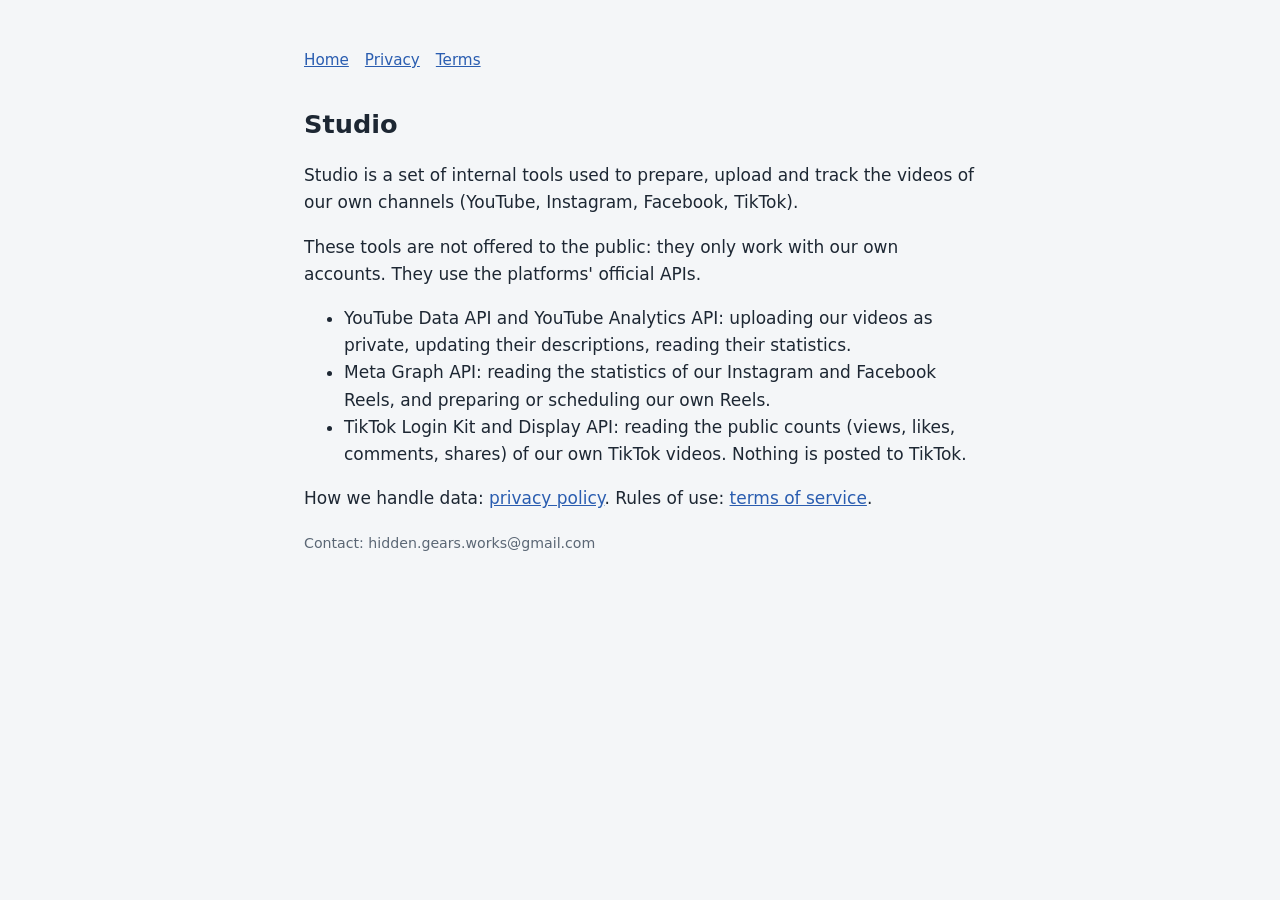
<file: index.html>
<!doctype html>
<html lang="en">
<head>
<meta charset="utf-8"><meta name="viewport" content="width=device-width,initial-scale=1">
<title>Studio</title>
<meta name="description" content="Internal tools used to publish and track the studio's own channels.">
<link rel="stylesheet" href="style.css">
</head>
<body><main>
<nav><a href="./">Home</a><a href="privacy.html">Privacy</a><a href="terms.html">Terms</a></nav>
<h1>Studio</h1>
<p>Studio is a set of internal tools used to prepare, upload and track the videos of our own channels (YouTube, Instagram, Facebook, TikTok).</p>
<p>These tools are not offered to the public: they only work with our own accounts. They use the platforms' official APIs.</p>
<ul>
<li>YouTube Data API and YouTube Analytics API: uploading our videos as private, updating their descriptions, reading their statistics.</li>
<li>Meta Graph API: reading the statistics of our Instagram and Facebook Reels, and preparing or scheduling our own Reels.</li>
<li>TikTok Login Kit and Display API: reading the public counts (views, likes, comments, shares) of our own TikTok videos. Nothing is posted to TikTok.</li>
</ul>
<p>How we handle data: <a href="privacy.html">privacy policy</a>. Rules of use: <a href="terms.html">terms of service</a>.</p>
<p class="doux"><small>Contact: hidden.gears.works@gmail.com</small></p>
</main></body>
</html>
</file>
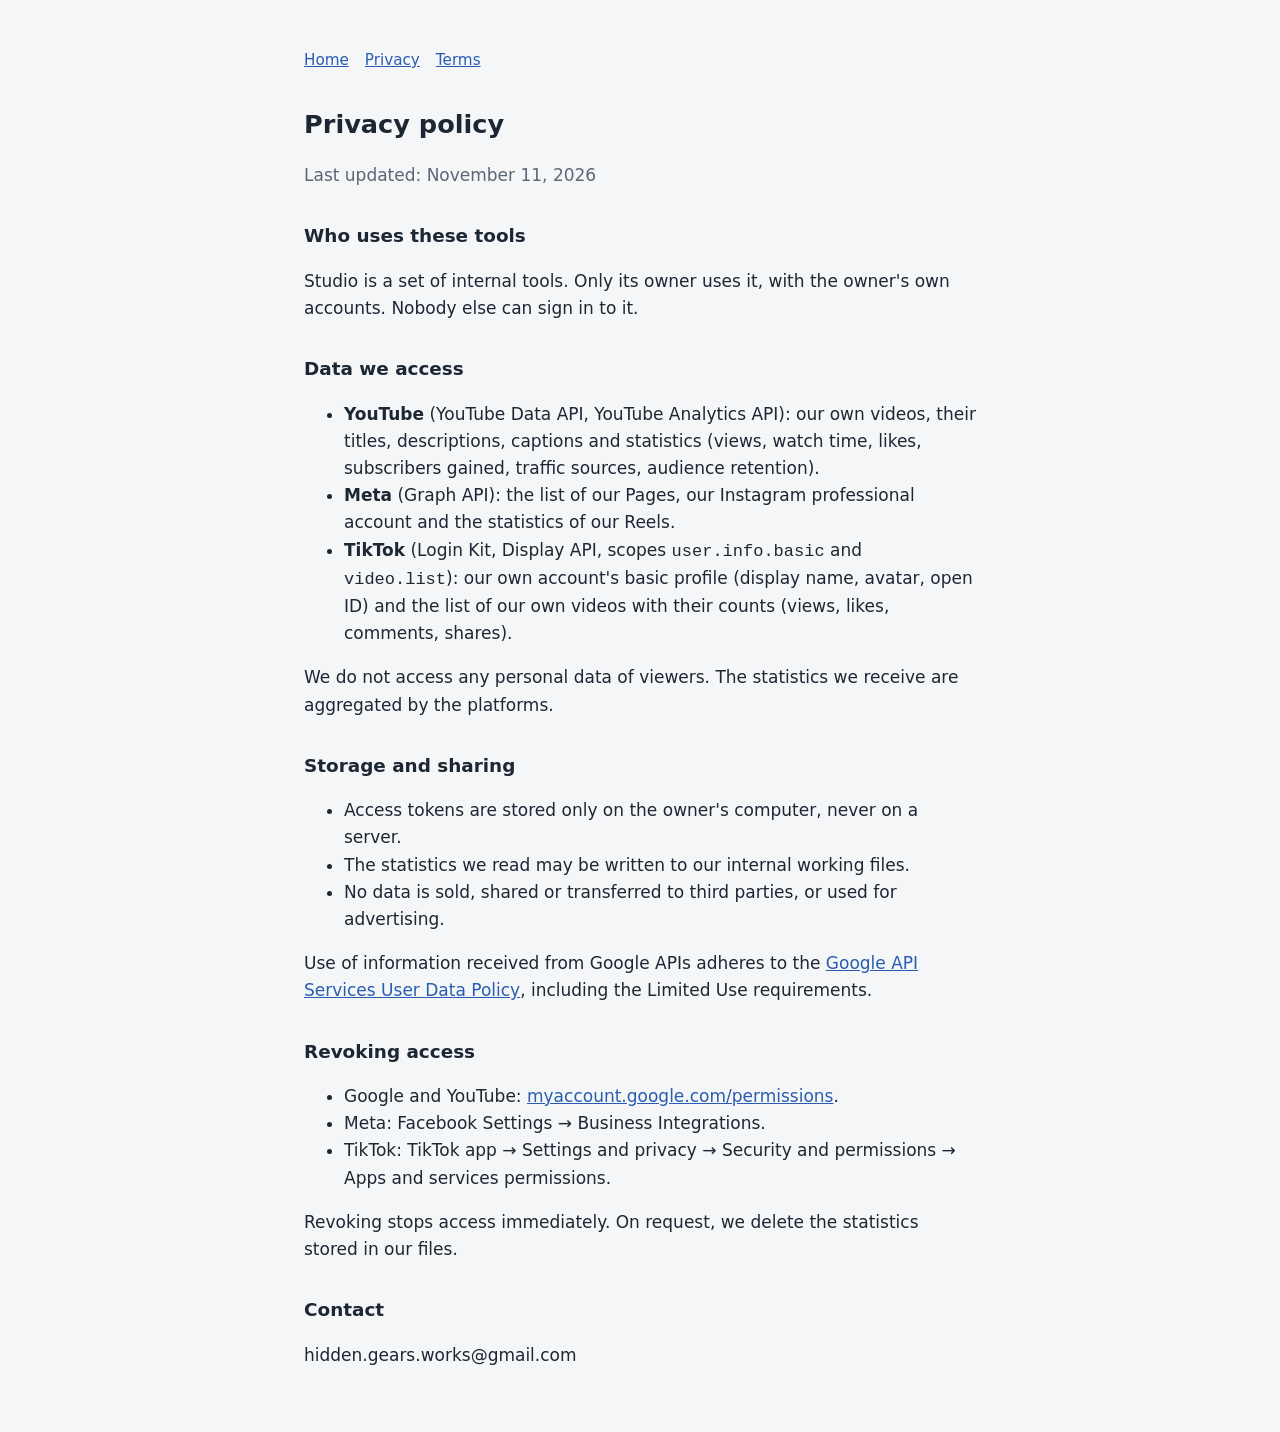
<file: privacy.html>
<!doctype html>
<html lang="en">
<head>
<meta charset="utf-8"><meta name="viewport" content="width=device-width,initial-scale=1">
<title>Privacy · Studio</title>
<meta name="description" content="Privacy policy of the Studio internal tools.">
<link rel="stylesheet" href="style.css">
</head>
<body><main>
<nav><a href="./">Home</a><a href="privacy.html">Privacy</a><a href="terms.html">Terms</a></nav>
<h1>Privacy policy</h1>
<p class="doux">Last updated: November 11, 2026</p>

<h2>Who uses these tools</h2>
<p>Studio is a set of internal tools. Only its owner uses it, with the owner's own accounts. Nobody else can sign in to it.</p>

<h2>Data we access</h2>
<ul>
<li><strong>YouTube</strong> (YouTube Data API, YouTube Analytics API): our own videos, their titles, descriptions, captions and statistics (views, watch time, likes, subscribers gained, traffic sources, audience retention).</li>
<li><strong>Meta</strong> (Graph API): the list of our Pages, our Instagram professional account and the statistics of our Reels.</li>
<li><strong>TikTok</strong> (Login Kit, Display API, scopes <code>user.info.basic</code> and <code>video.list</code>): our own account's basic profile (display name, avatar, open ID) and the list of our own videos with their counts (views, likes, comments, shares).</li>
</ul>
<p>We do not access any personal data of viewers. The statistics we receive are aggregated by the platforms.</p>

<h2>Storage and sharing</h2>
<ul>
<li>Access tokens are stored only on the owner's computer, never on a server.</li>
<li>The statistics we read may be written to our internal working files.</li>
<li>No data is sold, shared or transferred to third parties, or used for advertising.</li>
</ul>
<p>Use of information received from Google APIs adheres to the <a href="https://developers.google.com/terms/api-services-user-data-policy">Google API Services User Data Policy</a>, including the Limited Use requirements.</p>

<h2>Revoking access</h2>
<ul>
<li>Google and YouTube: <a href="https://myaccount.google.com/permissions">myaccount.google.com/permissions</a>.</li>
<li>Meta: Facebook Settings → Business Integrations.</li>
<li>TikTok: TikTok app → Settings and privacy → Security and permissions → Apps and services permissions.</li>
</ul>
<p>Revoking stops access immediately. On request, we delete the statistics stored in our files.</p>

<h2>Contact</h2>
<p>hidden.gears.works@gmail.com</p>
</main></body>
</html>
</file>
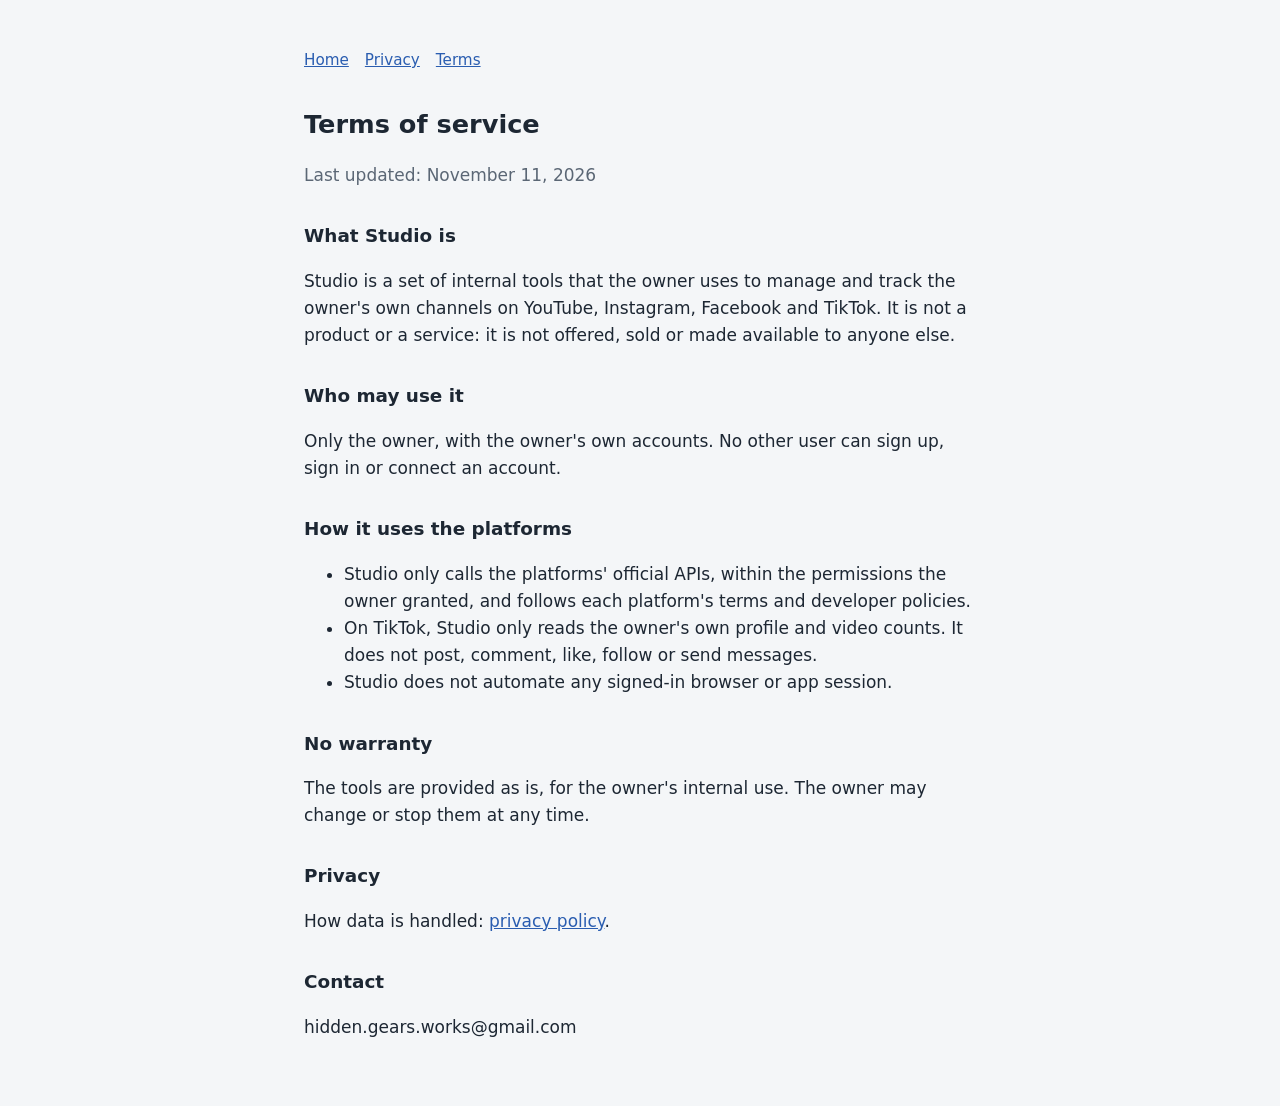
<file: terms.html>
<!doctype html>
<html lang="en">
<head>
<meta charset="utf-8"><meta name="viewport" content="width=device-width,initial-scale=1">
<title>Terms · Studio</title>
<meta name="description" content="Terms of service of the Studio internal tools.">
<link rel="stylesheet" href="style.css">
</head>
<body><main>
<nav><a href="./">Home</a><a href="privacy.html">Privacy</a><a href="terms.html">Terms</a></nav>
<h1>Terms of service</h1>
<p class="doux">Last updated: November 11, 2026</p>

<h2>What Studio is</h2>
<p>Studio is a set of internal tools that the owner uses to manage and track the owner's own channels on YouTube, Instagram, Facebook and TikTok. It is not a product or a service: it is not offered, sold or made available to anyone else.</p>

<h2>Who may use it</h2>
<p>Only the owner, with the owner's own accounts. No other user can sign up, sign in or connect an account.</p>

<h2>How it uses the platforms</h2>
<ul>
<li>Studio only calls the platforms' official APIs, within the permissions the owner granted, and follows each platform's terms and developer policies.</li>
<li>On TikTok, Studio only reads the owner's own profile and video counts. It does not post, comment, like, follow or send messages.</li>
<li>Studio does not automate any signed-in browser or app session.</li>
</ul>

<h2>No warranty</h2>
<p>The tools are provided as is, for the owner's internal use. The owner may change or stop them at any time.</p>

<h2>Privacy</h2>
<p>How data is handled: <a href="privacy.html">privacy policy</a>.</p>

<h2>Contact</h2>
<p>hidden.gears.works@gmail.com</p>
</main></body>
</html>
</file>
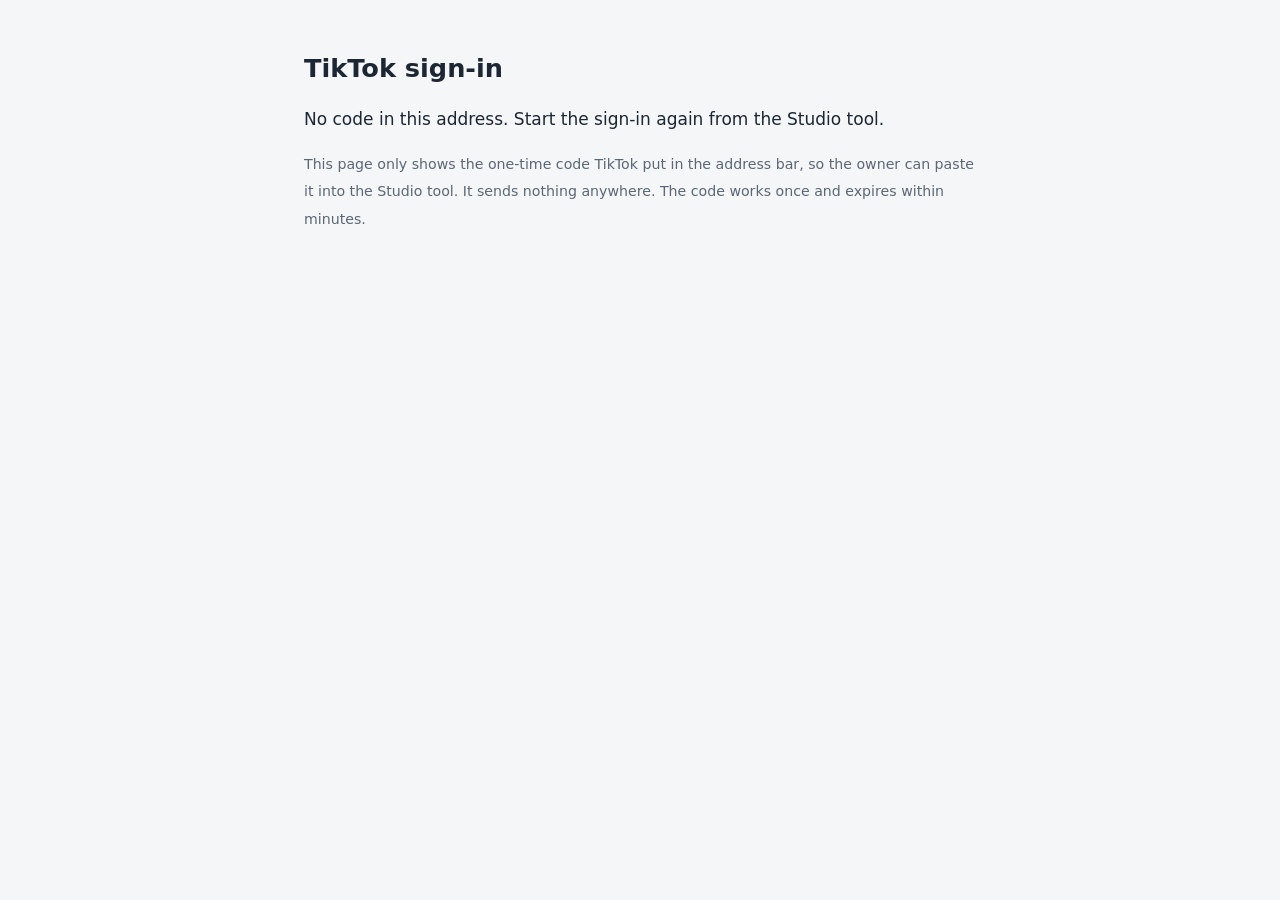
<file: tiktok-callback.html>
<!doctype html>
<html lang="en">
<head>
<meta charset="utf-8"><meta name="viewport" content="width=device-width,initial-scale=1">
<meta name="robots" content="noindex">
<meta name="referrer" content="no-referrer">
<title>TikTok sign-in · Studio</title>
<link rel="stylesheet" href="style.css">
</head>
<body><main>
<h1>TikTok sign-in</h1>
<p id="msg">Reading the answer from TikTok…</p>
<p><button id="copy" hidden>Copy for the terminal</button></p>
<p class="doux"><small>This page only shows the one-time code TikTok put in the address bar, so the owner can paste it into the Studio tool. It sends nothing anywhere. The code works once and expires within minutes.</small></p>
<script>
const p = new URLSearchParams(location.search);
const msg = document.getElementById('msg'), btn = document.getElementById('copy');
if (p.get('error')) {
  msg.textContent = 'TikTok returned an error: ' + p.get('error') + (p.get('error_description') ? ' (' + p.get('error_description') + ')' : '');
} else if (p.get('code')) {
  msg.textContent = 'Code received. Click the button, then paste into the terminal and press Enter.';
  btn.hidden = false;
  btn.onclick = () => navigator.clipboard.writeText(location.href).then(() => btn.textContent = 'Copied');
} else {
  msg.textContent = 'No code in this address. Start the sign-in again from the Studio tool.';
}
</script>
</main></body>
</html>
</file>
<file: style.css>
:root{--fond:#f4f6f8;--texte:#1d2733;--doux:#5b6775;--lien:#2a5db0}
@media (prefers-color-scheme:dark){:root{--fond:#14181d;--texte:#e6eaee;--doux:#9aa5b1;--lien:#8fb4ff}}
body{margin:0;background:var(--fond);color:var(--texte);font:17px/1.6 system-ui,sans-serif}
main{max-width:42rem;margin:0 auto;padding:3rem 1rem}
h1{font-size:1.6rem;margin:0 0 .5rem}h2{font-size:1.15rem;margin-top:2rem}
p,li{color:var(--texte)}small,.doux{color:var(--doux)}a{color:var(--lien)}
nav{margin-bottom:2rem;font-size:.95rem}nav a{margin-right:1rem}
</file>
